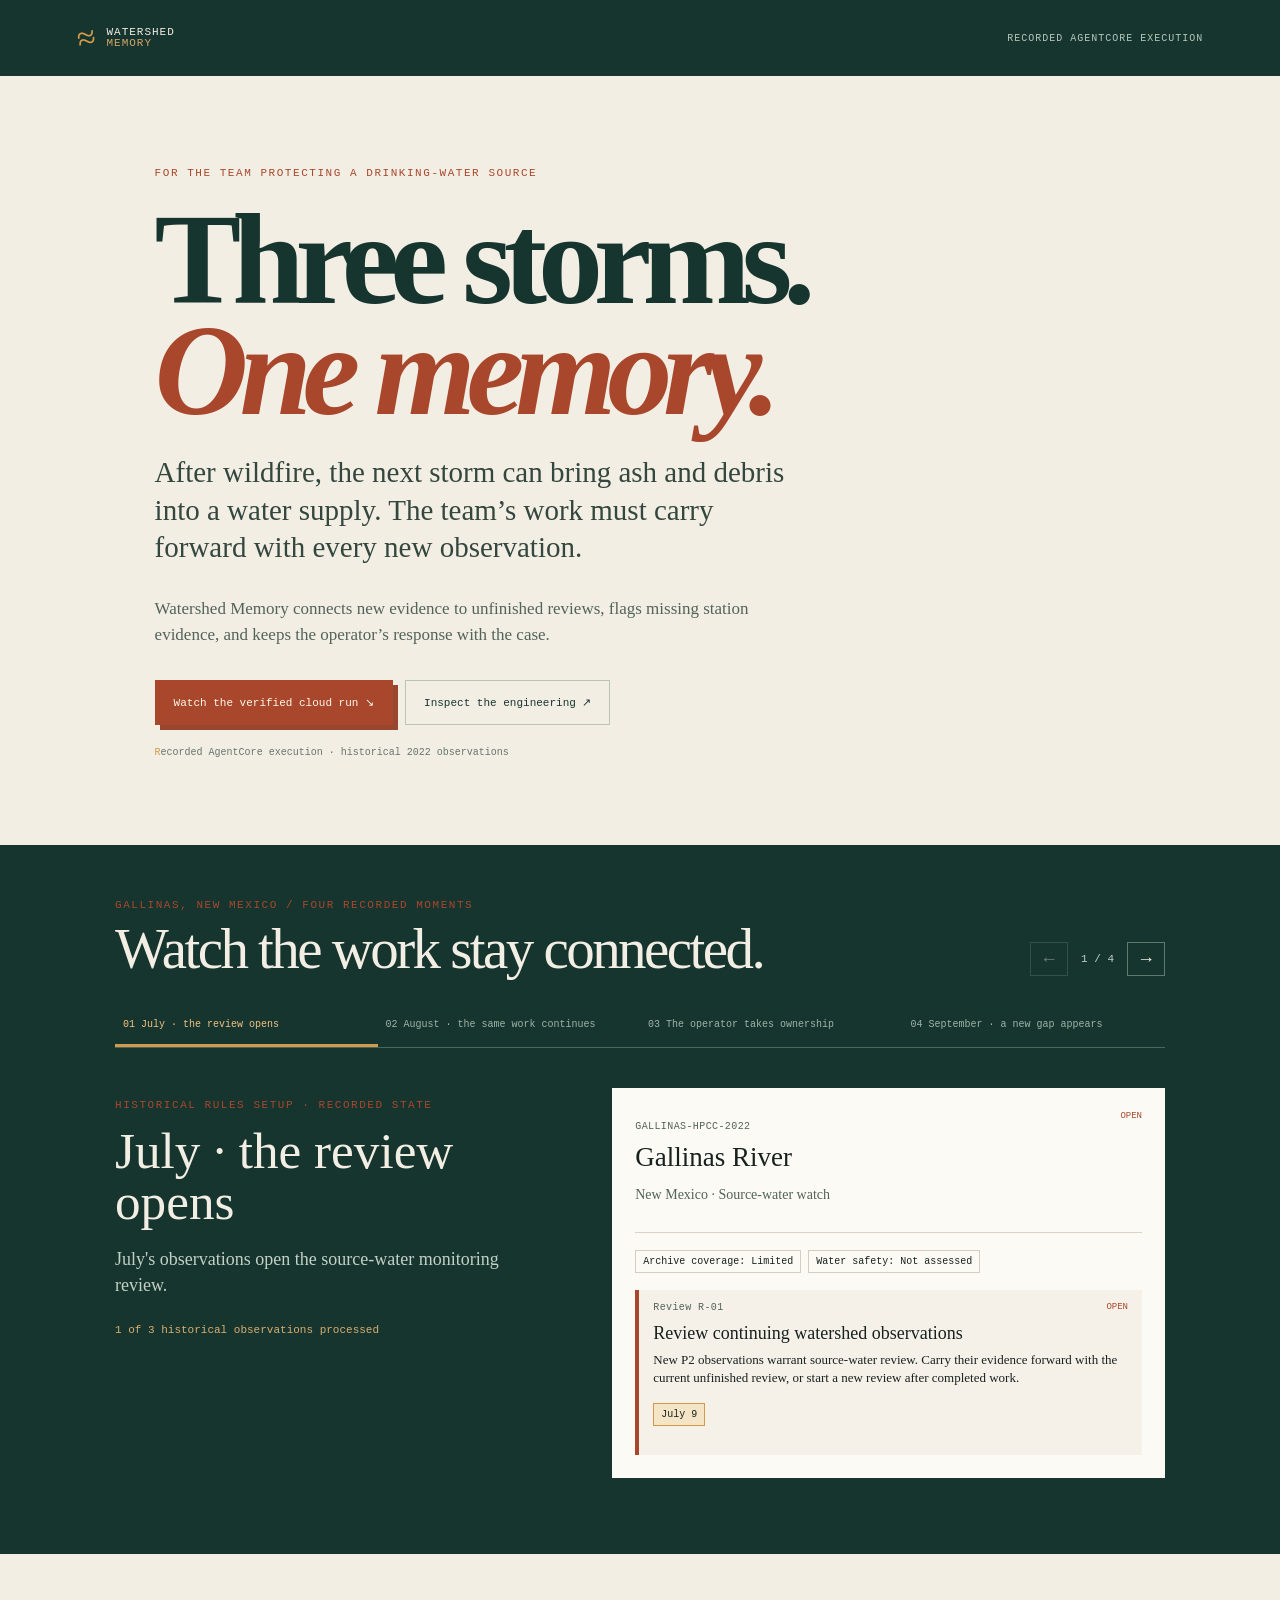
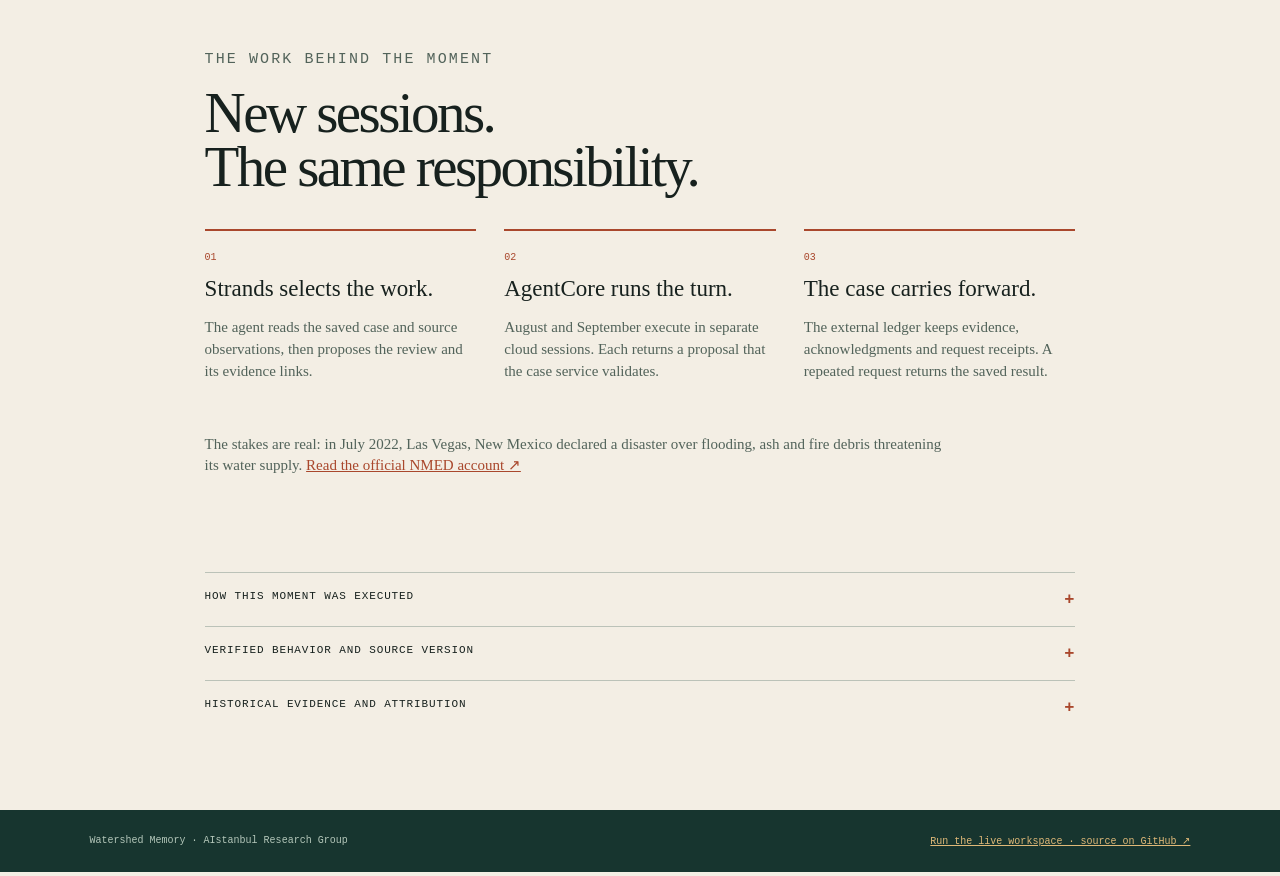
<file: index.html>
<!doctype html>
<html lang="en">
<head>
  <meta charset="utf-8">
  <meta name="viewport" content="width=device-width,initial-scale=1">
  <meta name="description" content="Three storms. One memory. Follow a real Strands and AgentCore run that keeps source-water evidence and unfinished reviews connected.">
  <meta http-equiv="Content-Security-Policy" content="default-src 'self'; script-src 'self'; style-src 'self'; img-src 'self' data:; connect-src 'self'; object-src 'none'; base-uri 'none'; form-action 'none'">
  <title>Watershed Memory · Three storms. One memory.</title>
  <link rel="stylesheet" href="./styles.css">
</head>
<body>
  <a class="skip-link" href="#journey">Skip to the recorded case</a>
  <header class="top">
    <a class="brand" href="./" aria-label="Watershed Memory home"><b aria-hidden="true">≈</b><span>WATERSHED<br><i>MEMORY</i></span></a>
    <span class="top-note">RECORDED AGENTCORE EXECUTION</span>
  </header>
  <main>
    <section class="hero">
      <p class="eyebrow">FOR THE TEAM PROTECTING A DRINKING-WATER SOURCE</p>
      <h1>Three storms.<br><em>One memory.</em></h1>
      <p class="lede">After wildfire, the next storm can bring ash and debris into a water supply. The team’s work must carry forward with every new observation.</p>
      <p class="hero-purpose">Watershed Memory connects new evidence to unfinished reviews, flags missing station evidence, and keeps the operator’s response with the case.</p>
      <div class="hero-actions">
        <a class="button primary" href="#journey">Watch the verified cloud run <span aria-hidden="true">↘</span></a>
        <a class="button quiet" href="https://github.com/aistanbulresearch/watershed-memory/blob/main/docs/AGENTCORE.md">Inspect the engineering ↗</a>
      </div>
      <p class="badge">Recorded AgentCore execution · historical 2022 observations</p>
    </section>
    <section class="journey" id="journey" aria-labelledby="journey-heading">
      <div class="section-head">
        <div><p class="eyebrow">GALLINAS, NEW MEXICO / FOUR RECORDED MOMENTS</p><h2 id="journey-heading">Watch the work stay connected.</h2></div>
        <nav class="nav" aria-label="Move through the recorded run">
          <button id="back" aria-label="Previous moment" disabled>←</button>
          <span id="step-count">1 / 4</span>
          <button id="next" aria-label="Next moment" disabled>→</button>
        </nav>
      </div>
      <div class="step-tabs" id="step-tabs" aria-label="Recorded moments"></div>
      <div class="stage">
        <div class="stage-copy" aria-live="polite">
          <p class="eyebrow" id="step-label">RECORDED EXECUTION</p>
          <h3 id="step-title">Loading the recorded run…</h3>
          <p id="step-caption">The saved case will appear here.</p>
          <div class="state-line" id="state-line"></div>
        </div>
        <div class="snapshot" id="snapshot" aria-label="Saved watershed case"></div>
      </div>
    </section>
    <section class="proof" aria-labelledby="proof-heading">
      <p class="eyebrow">THE WORK BEHIND THE MOMENT</p>
      <h2 id="proof-heading">New sessions.<br>The same responsibility.</h2>
      <div class="proof-grid">
        <article><span>01</span><h3>Strands selects the work.</h3><p>The agent reads the saved case and source observations, then proposes the review and its evidence links.</p></article>
        <article><span>02</span><h3>AgentCore runs the turn.</h3><p>August and September execute in separate cloud sessions. Each returns a proposal that the case service validates.</p></article>
        <article><span>03</span><h3>The case carries forward.</h3><p>The external ledger keeps evidence, acknowledgments and request receipts. A repeated request returns the saved result.</p></article>
      </div>
      <p class="context-note">The stakes are real: in July 2022, Las Vegas, New Mexico declared a disaster over flooding, ash and fire debris threatening its water supply.
        <a href="https://www.env.nm.gov/wp-content/uploads/2022/08/2022-08-03-COMMS-City-of-Las-Vegas-drinking-water-remains-safe-to-drink-Final.pdf">Read the official NMED account ↗</a>
      </p>
    </section>
    <section class="evidence" aria-label="Inspect the evidence">
      <details><summary>How this moment was executed <b aria-hidden="true">+</b></summary><div id="execution-summary"></div><div id="trace"></div></details>
      <details><summary>Verified behavior and source version <b aria-hidden="true">+</b></summary><div id="checks" class="check-list"></div><div id="provenance"></div></details>
      <details><summary>Historical evidence and attribution <b aria-hidden="true">+</b></summary><div id="sources"></div><p class="source-note">Derived from Nichols et al. (2024), Gallinas field archive v1.0.1, under <a href="https://creativecommons.org/licenses/by/4.0/">CC BY 4.0</a>, with USGS gauge summaries. Changes include extraction, counting, summaries, unit conversion and inferred MDT timestamps. <a href="https://github.com/aistanbulresearch/watershed-memory/blob/main/watershed_memory/data/NOTICE.md">Full data attribution</a>. Observation availability is simulated; station coverage describes the archive.</p></details>
      <p id="load-message" class="load-message" role="status"></p>
    </section>
  </main>
  <footer><span>Watershed Memory · AIstanbul Research Group</span><a href="https://github.com/aistanbulresearch/watershed-memory">Run the live workspace · source on GitHub ↗</a></footer>
  <script src="./app.js" defer></script>
</body>
</html>
</file>
<file: styles.css>
:root{--forest:#17352f;--forest2:#244941;--cream:#f3eee4;--paper:#fcfaf4;--ink:#17211e;--muted:#6c756d;--clay:#c65e3a;--gold:#d49a4b;--line:#d9d3c8}*{box-sizing:border-box}html{scroll-behavior:smooth}body{margin:0;background:var(--cream);color:var(--ink);font-family:Georgia,'Times New Roman',serif}a{color:inherit}.top{height:76px;padding:17px clamp(18px,6vw,82px);display:flex;align-items:center;justify-content:space-between;background:var(--forest);color:var(--cream)}.brand{display:flex;align-items:center;gap:10px;text-decoration:none;font:11px 'DM Mono',monospace;letter-spacing:.09em;line-height:1}.brand b{font:34px Georgia;color:var(--gold);transform:rotate(-12deg)}.brand i{color:#d8a468;font-style:normal}.top-note{font:10px 'DM Mono',monospace;letter-spacing:.1em;color:#b4c7ba}.hero{max-width:1150px;margin:auto;padding:clamp(70px,11vw,145px) 7vw 110px}.eyebrow{color:var(--clay);font:11px 'DM Mono',monospace;letter-spacing:.14em;text-transform:uppercase}.hero h1{font:650 clamp(62px,11vw,130px)/.85 Georgia;margin:25px 0 28px;letter-spacing:-.07em;color:var(--forest)}h1 em{font-style:italic;color:var(--clay)}.lede{font-size:clamp(20px,2.4vw,29px);line-height:1.3;max-width:640px;color:#34473e}.hero-actions{display:flex;gap:12px;flex-wrap:wrap;margin:33px 0 20px}.button{display:inline-block;padding:15px 18px;text-decoration:none;font:11px 'DM Mono',monospace;border:1px solid #bac5ba}.button.primary{background:var(--clay);color:#fff8ec;border-color:var(--clay);box-shadow:5px 5px #98472f}.button.quiet{color:var(--forest)}.button:hover{transform:translateY(-1px)}.badge{font:10px 'DM Mono',monospace;color:#68756c}.badge:first-letter{color:var(--gold)}.journey{background:var(--forest);color:var(--cream);padding:43px clamp(18px,7vw,90px) 76px}.section-head,.stage,.proof,.evidence{max-width:1050px;margin:auto}.section-head{display:flex;align-items:end;justify-content:space-between;gap:20px}.journey h2,.proof h2{font:500 clamp(31px,5vw,57px)/.95 Georgia;margin:9px 0 0;letter-spacing:-.045em}.nav{display:flex;align-items:center;gap:13px;font:11px 'DM Mono',monospace;color:#c2d0c5}.nav button{width:38px;height:34px;background:transparent;border:1px solid #60796e;color:var(--cream);font-size:18px;cursor:pointer}.nav button:hover{border-color:var(--gold)}button:focus-visible,a:focus-visible,summary:focus-visible{outline:3px solid var(--gold);outline-offset:3px}.step-tabs{max-width:1050px;margin:30px auto 0;display:grid;grid-template-columns:repeat(4,1fr);border-bottom:1px solid #49665b}.step-tab{padding:13px 8px 14px;border:0;border-bottom:3px solid transparent;background:transparent;color:#9fb3a6;text-align:left;font:10px 'DM Mono',monospace;cursor:pointer}.step-tab.active{color:#f0c283;border-color:var(--gold)}.stage{display:grid;grid-template-columns:.9fr 1.1fr;gap:45px;padding-top:40px}.stage-copy h3{font:500 clamp(31px,4vw,52px)/1 Georgia;margin:14px 0}.stage-copy>p:not(.eyebrow){font-size:18px;line-height:1.45;color:#c2d0c5;max-width:440px}.state-line{font:11px 'DM Mono',monospace;color:#d9ad6f;margin-top:24px;line-height:1.6}.snapshot{background:var(--paper);color:var(--ink);padding:23px;min-height:250px}.case-title{font:500 27px Georgia;margin:7px 0}.case-sub{font-size:14px;color:var(--muted)}.snapshot-head{display:flex;justify-content:space-between;gap:12px;border-bottom:1px solid var(--line);padding-bottom:15px}.snapshot-meta{font:9px 'DM Mono',monospace;text-transform:uppercase;color:var(--clay);text-align:right}.fact-row{display:flex;gap:7px;flex-wrap:wrap;margin:17px 0}.chip{padding:5px 7px;border:1px solid #d2cec4;font:10px 'DM Mono',monospace}.chip.active{border-color:var(--gold);background:#f5e5c7}.task-card{border-left:4px solid var(--clay);padding:12px 14px;background:#f6f1e8}.task-card h4{font:500 18px Georgia;margin:0 0 7px}.task-card p{font-size:13px;line-height:1.35;margin:0}.task-status{font:9px 'DM Mono',monospace;color:var(--clay);text-transform:uppercase}.response{margin-top:13px;padding-top:12px;border-top:1px solid var(--line);font:11px 'DM Mono',monospace;color:#59665d}.proof{padding:80px 7vw}.proof-grid{display:grid;grid-template-columns:repeat(3,1fr);gap:28px;margin-top:35px}.proof article{border-top:2px solid var(--clay);padding-top:15px}.proof article span{font:10px 'DM Mono',monospace;color:var(--clay)}.proof h3{font:500 23px Georgia;margin:12px 0}.proof p{font-size:15px;line-height:1.45;color:var(--muted)}.evidence{padding:0 7vw 65px}.evidence details{border-top:1px solid #bbc2b8;padding:17px 0}.evidence summary{display:flex;justify-content:space-between;cursor:pointer;font:11px 'DM Mono',monospace;text-transform:uppercase;letter-spacing:.08em}.evidence summary b{color:var(--clay);font-size:17px}.evidence details div{padding-top:15px}.source-link{display:block;color:var(--clay);font:11px 'DM Mono',monospace;margin:9px 0}.trace-step{border-left:2px solid var(--gold);padding:7px 12px;margin:9px 0;font:10px 'DM Mono',monospace}.trace-step strong{display:block;color:var(--forest);margin-bottom:4px}.load-message{font:11px 'DM Mono',monospace;color:var(--clay)}footer{padding:25px clamp(18px,7vw,90px);background:var(--forest);color:#b4c7ba;display:flex;justify-content:space-between;font:10px 'DM Mono',monospace}footer a{color:#e0b978}.missing{color:var(--clay);font:12px 'DM Mono',monospace;line-height:1.5}@media(max-width:700px){.top-note{font-size:8px}.hero{padding-top:68px}.hero h1{font-size:67px}.hero-actions{flex-direction:column;align-items:flex-start}.section-head{align-items:start;flex-direction:column}.stage{display:block;padding-top:28px}.snapshot{margin-top:27px;padding:18px}.step-tabs{grid-template-columns:repeat(2,1fr)}.proof{padding:58px 7vw}.proof-grid{grid-template-columns:1fr;gap:24px}.journey h2,.proof h2{font-size:38px}footer{flex-direction:column;gap:12px}}
@media(prefers-reduced-motion:reduce){html{scroll-behavior:auto}*{transition:none!important}}
.check-list{display:flex;gap:8px;flex-wrap:wrap;margin-bottom:14px}.checks{max-width:1050px;margin:0 auto;padding:0 7vw 32px}.checks .chip{background:var(--paper)}.trace-step summary{cursor:pointer}.trace-step p{line-height:1.5}.trace-step pre{white-space:pre-wrap;overflow:auto;background:#edf0e9;padding:10px;font:10px 'DM Mono',monospace;color:var(--forest)}
:root{--clay:#a9472c;--muted:#52635a}.hero{padding-top:80px;padding-bottom:75px}.hero-purpose{font-size:17px;line-height:1.5;color:var(--muted);max-width:620px}.skip-link{position:absolute;left:16px;top:-70px;background:var(--paper);padding:12px;z-index:5}.skip-link:focus{top:12px}.context-note{margin-top:36px;max-width:740px}.context-note a{color:var(--clay)}.case-reference,.task-reference{font:10px monospace;letter-spacing:.04em;color:var(--muted)}.task-card+.task-card{margin-top:15px}.task-kicker{display:flex;gap:12px;justify-content:space-between;margin-bottom:10px}.execution-label{font:11px monospace;color:var(--clay)}.execution-facts{display:grid;grid-template-columns:125px minmax(0,1fr);gap:8px;font:12px monospace}.execution-facts dt{color:var(--muted)}.execution-facts dd{margin:0;overflow-wrap:anywhere}.source-note{font:12px/1.6 monospace;color:var(--muted)}.hash{overflow-wrap:anywhere}.trace-step{font:13px/1.5 Georgia}.trace-step h4{margin:0;font-size:16px;font-weight:normal}.trace-step pre{overflow-wrap:anywhere}.evidence .raw-detail{border:0;padding:8px 0}.raw-detail summary{justify-content:flex-start;font-size:10px;color:var(--muted)}.raw-detail summary:before{content:'▸';margin-right:7px}.raw-detail[open] summary:before{content:'▾'}.nav button:disabled{opacity:.4;cursor:default}.check-list{padding-bottom:16px}.badge{line-height:1.5}section{scroll-margin-top:20px}@media(max-width:700px){.hero h1{font-size:clamp(48px,13.5vw,67px)}.hero{padding-top:55px}.top-note{max-width:110px;line-height:1.5;text-align:right}.execution-facts{grid-template-columns:95px minmax(0,1fr)}.step-tab{min-height:48px;line-height:1.5}.stage-copy{min-height:235px}}
</file>
